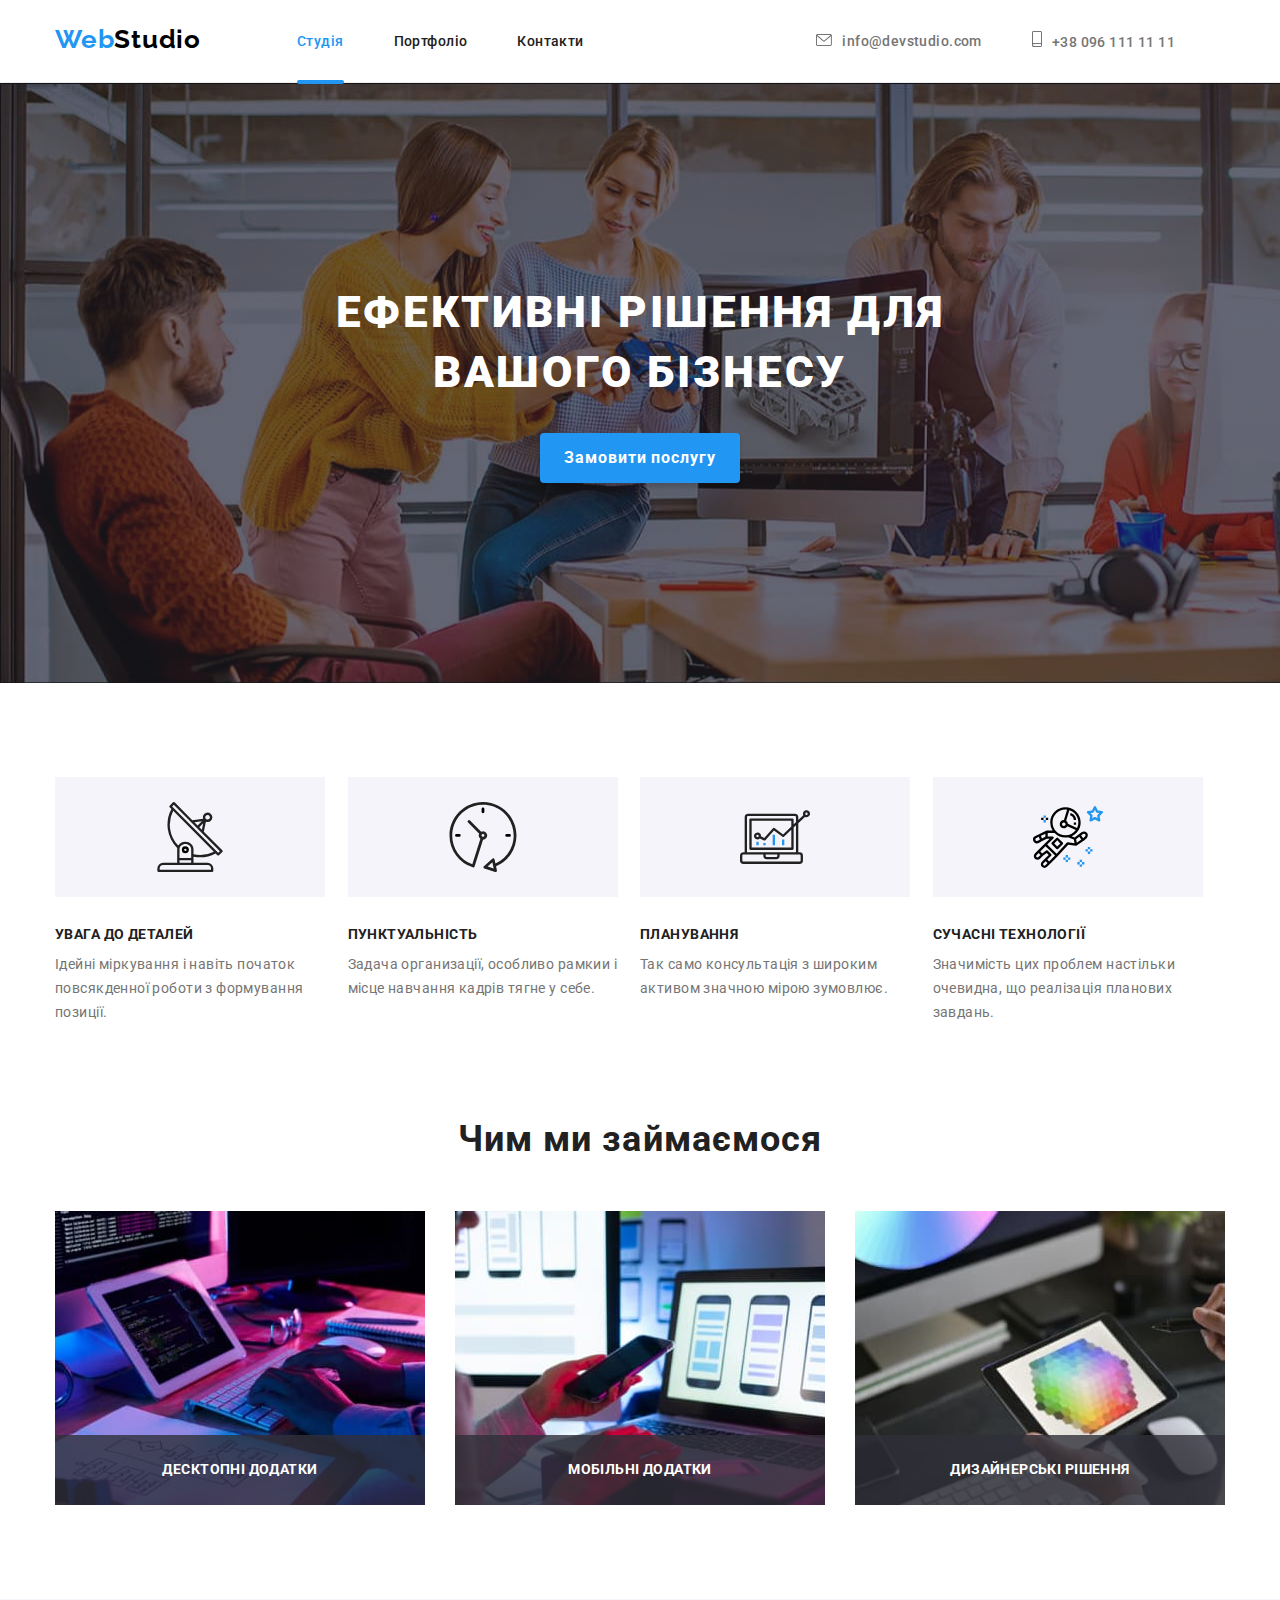
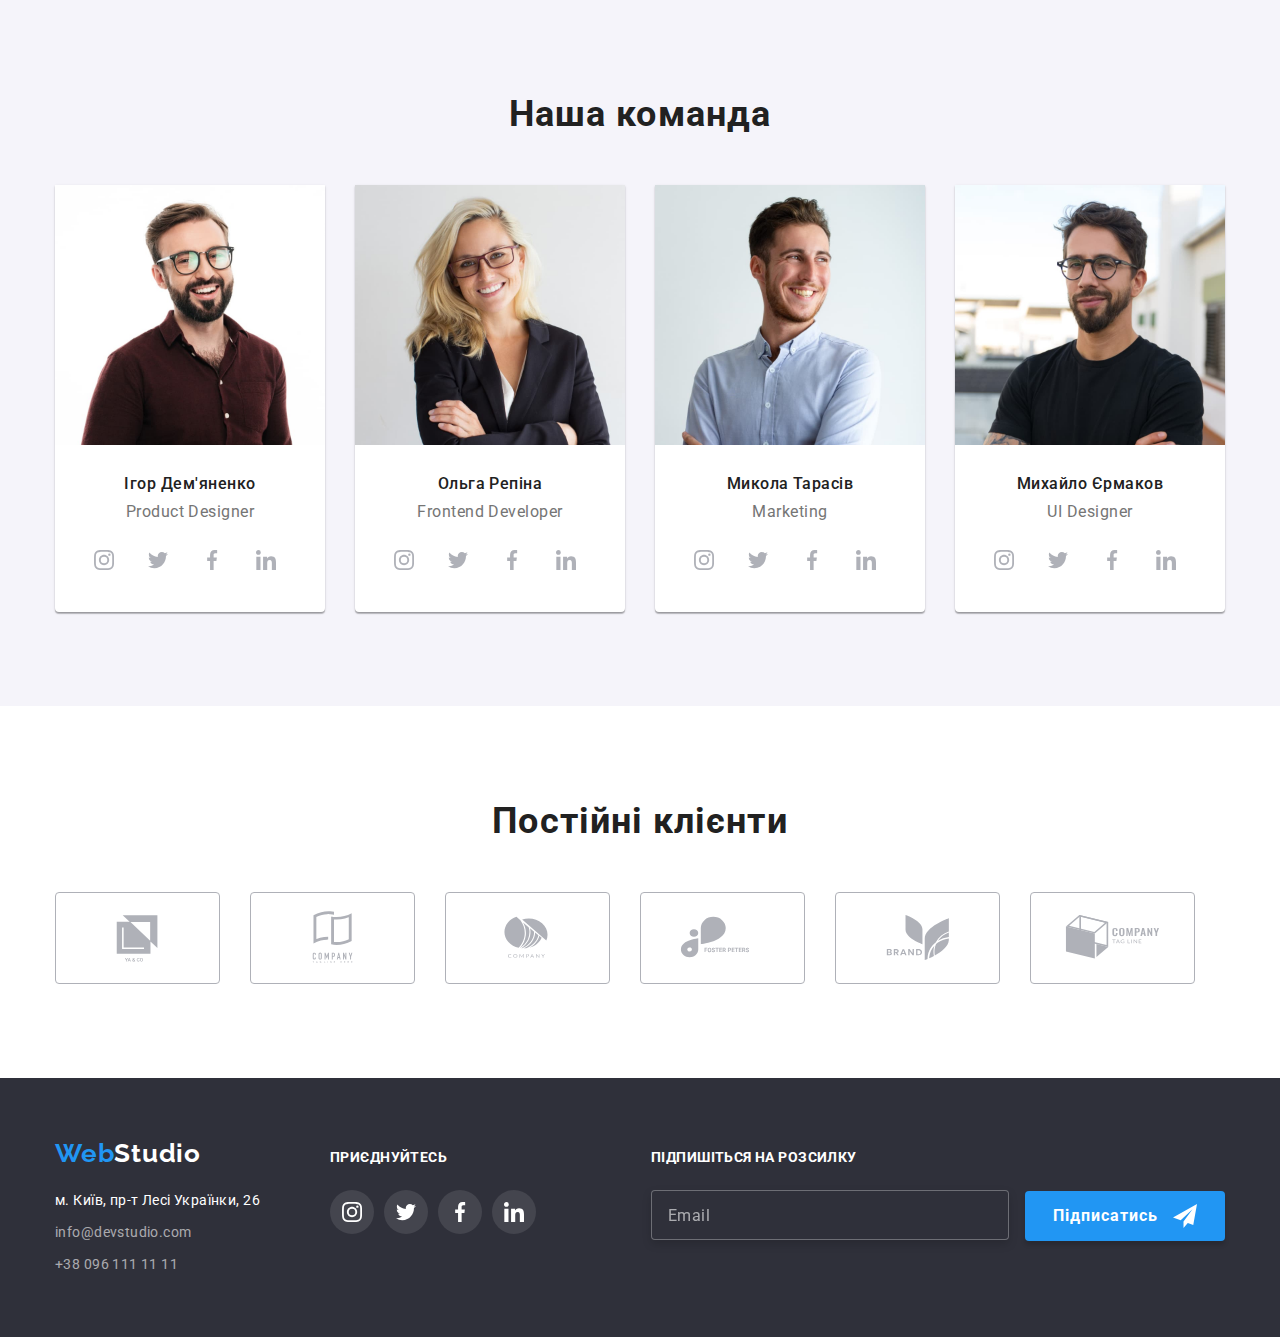
<file: index.html>
<!DOCTYPE html>
<html lang="uk">
<head>
    <meta charset="UTF-8">
    <meta http-equiv="X-UA-Compatible" content="IE=edge">
    <meta name="viewport" content="width=device-width, initial-scale=1.0">
    <link rel="preconnect" href="https://fonts.googleapis.com">
    <link rel="preconnect" href="https://fonts.gstatic.com" crossorigin>
    <link href="https://fonts.googleapis.com/css2?family=Raleway:wght@700&family=Roboto:wght@400;500;700;900&display=swap" rel="stylesheet">
    <link rel="stylesheet" href="./css/main.min.css">
    <title>WebStudio</title>
</head>

<body> 
    <header class="header">
        <div class="container header__container">
            <nav class="header__nav">
                <!--Logo-->
                <a href="WebStudio" class="logo"><span class="logo__text">Web</span>Studio</a>
                <!--Nav-->
                <ul class="header__nav-menu">
                    <li class="header__nav-item">
                        <a href="index.html" target="_blank" class="header__nav-link header__nav-link-active">Студія</a>
                    </li>
                    <li class="header__nav-item">
                        <a href="portfolio.html" target="_blank" class="header__nav-link">Портфоліо</a>
                    </li>
                    <li class="header__nav-item">
                        <a href="/Контакты" target="_blank" class="header__nav-link">Контакти</a>
                    </li>
                </ul> 
                <!--Contacts-->
                <ul class="header__nav-contacts">
                    <li>
                        <a href="mailto:info@devstudio.com" class="header__contact">
                        <svg class="header__icon" width="16" height="12"><use href="./images/icons.svg#envelope"></use></svg>info@devstudio.com</a>
                    </li>
                    <li>
                        <a href="tel:+380961111111" class="header__contact">
                        <svg class="header__icon" width="10" height="16"><use href="./images/icons.svg#smartphone"></use></svg>+38 096 111 11 11</a>
                    </li>
                </ul>
            </nav>
        </div>
    </header>

    <main>
        <section class="hero">
            <div class="container hero__container">
                <h1 class="hero__title">Ефективні рішення для вашого бізнесу</h1>
                <button type="button" class="hero__button hero__button-text" data-modal-open>Замовити послугу</button>
            </div>  
        </section>

        <section class="advantages">
            <div class="container advantages__container">
            <h2 class="advantages__title-hidden">Softskills</h2>
            <ul class="advantages__list">
                <li class="advantages__item">
                    <div class="advantages__card">
                        <svg width="70" height="70"><use href="./images/icons.svg#antenna"></use></svg>
                    </div>
                    <h3 class="advantages__title">Увага до деталей</h3>
                    <p class="advantages__text">Ідейні міркування і навіть початок повсякденної роботи з формування позиції.</p>
                </li>
                <li class="advantages__item">
                    <div class="advantages__card">
                        <svg width="70" height="70"><use href="./images/icons.svg#clock"></use></svg>
                    </div>
                    <h3 class="advantages__title">Пунктуальність</h3>
                    <p class="advantages__text">Задача организації, особливо рамкии і місце навчання кадрів тягне у себе.</p>
                </li>
                <li class="advantages__item">
                    <div class="advantages__card">
                        <svg width="70" height="70"><use href="./images/icons.svg#diagram"></use></svg>
                    </div>
                    <h3 class="advantages__title">Планування</h3>
                    <p class="advantages__text">Так само консультація з широким активом значною мірою зумовлює.</p>
                </li>
                <li class="advantages__item">
                    <div class="advantages__card">
                        <svg width="70" height="70"><use href="./images/icons.svg#astronaut"></use></svg>
                    </div>
                    <h3 class="advantages__title">Сучасні технології</h3>
                    <p class="advantages__text">Значимість цих проблем настільки очевидна, що реалізація планових завдань.</p>
                </li>
            </ul>
            </div>
        </section>
    
        <section class="activity">
            <div class="container activity__container">
                <h2 class="activity__title">Чим ми займаємося</h2>
            <ul class="activity__list">
                <li class="activity__item">
                    <img src="./images/box1.jpg" alt="box1" width="370" height="294">
                    <p class="activity__name">Десктопні додатки</p>
                </li>
                <li class="activity__item">
                    <img src="./images/box2.jpg" alt="box2" width="370" height="294">
                    <p class="activity__name">Мобільні додатки</p>
                </li>
                <li class="activity__item">
                    <img src="./images/box3.jpg" alt="box3" width="370" height="294">
                    <p class="activity__name">Дизайнерські рішення</p>
                </li>
            </ul>  
            </div>
        </section>
        <!--Team-->
        <section class="team">
            <div class="container team__container">
            <h2 class="team__title">Наша команда</h2>
            <ul class="team__list">
                <li class="team__item">
                    <img src="./images/img1.jpg" alt="team1" width="270" height="260">
                    <h3 class="team__name">Ігор Дем'яненко</h3>
                    <p class="team__trade">Product Designer</p>  
                    <ul class="team__links-list">
                        <li class="team__links-item"><a href="#" class="team__links-icon"><svg width="20" height="20"><use href="./images/icons.svg#instagram"></use></svg></a></li>
                        <li class="team__links-item"><a href="#" class="team__links-icon"><svg width="20" height="20"><use href="./images/icons.svg#twitter"></use></svg></a></li>
                        <li class="team__links-item"><a href="#" class="team__links-icon"><svg width="20" height="20"><use href="./images/icons.svg#facebook"></use></svg></a></li>
                        <li class="team__links-item"><a href="#" class="team__links-icon"><svg width="20" height="20"><use href="./images/icons.svg#linkedin"></use></svg></a></li>
                    </ul> 
                </li>
                <li class="team__item">
                    <img src="./images/img2.jpg" alt="team2" width="270" height="260">
                    <h3 class="team__name">Ольга Репіна</h3>
                    <p class="team__trade">Frontend Developer</p>
                    <ul class="team__links-list">
                        <li class="team__links-item"><a href="#" class="team__links-icon"><svg width="20" height="20"><use href="./images/icons.svg#instagram"></use></svg></a></li>
                        <li class="team__links-item"><a href="#" class="team__links-icon"><svg width="20" height="20"><use href="./images/icons.svg#twitter"></use></svg></a></li>
                        <li class="team__links-item"><a href="#" class="team__links-icon"><svg width="20" height="20"><use href="./images/icons.svg#facebook"></use></svg></a></li>
                        <li class="team__links-item"><a href="#" class="team__links-icon"><svg width="20" height="20"><use href="./images/icons.svg#linkedin"></use></svg></a></li>
                    </ul>
                </li>
                <li class="team__item">
                    <img src="./images/img3.jpg" alt="team3" width="270" height="260">
                    <h3 class="team__name">Микола Тарасів</h3>
                    <p class="team__trade">Marketing</p>
                    <ul class="team__links-list">
                        <li class="team__links-item"><a href="#" class="team__links-icon"><svg width="20" height="20"><use href="./images/icons.svg#instagram"></use></svg></a></li>
                        <li class="team__links-item"><a href="#" class="team__links-icon"><svg width="20" height="20"><use href="./images/icons.svg#twitter"></use></svg></a></li>
                        <li class="team__links-item"><a href="#" class="team__links-icon"><svg width="20" height="20"><use href="./images/icons.svg#facebook"></use></svg></a></li>
                        <li class="team__links-item"><a href="#" class="team__links-icon"><svg width="20" height="20"><use href="./images/icons.svg#linkedin"></use></svg></a></li>
                    </ul>
                </li>
                <li class="team__item">
                    <img src="./images/img4.jpg" alt="team4" width="270" height="260">
                    <h3 class="team__name">Михайло Єрмаков</h3>
                    <p class="team__trade">UI Designer</p>
                    <ul class="team__links-list">
                        <li class="team__links-item"><a href="#" class="team__links-icon"><svg width="20" height="20"><use href="./images/icons.svg#instagram"></use></svg></a></li>
                        <li class="team__links-item"><a href="#" class="team__links-icon"><svg width="20" height="20"><use href="./images/icons.svg#twitter"></use></svg></a></li>
                        <li class="team__links-item"><a href="#" class="team__links-icon"><svg width="20" height="20"><use href="./images/icons.svg#facebook"></use></svg></a></li>
                        <li class="team__links-item"><a href="#" class="team__links-icon"><svg width="20" height="20"><use href="./images/icons.svg#linkedin"></use></svg></a></li>
                    </ul>
                </li>
            </ul>  
            </div>
        </section>

        <section class="clients">
            <div class="container clients__container">
                <h2 class="clients__title">Постійні клієнти</h2>
                <ul class="clients__list">
                    <li class="clients__item"><svg width="106" height="60"><use href="./images/icons.svg#Logo1"></use></svg></li>
                    <li class="clients__item"><svg width="106" height="60"><use href="./images/icons.svg#Logo2"></use></svg></li>
                    <li class="clients__item"><svg width="106" height="60"><use href="./images/icons.svg#Logo3"></use></svg></li>
                    <li class="clients__item"><svg width="106" height="60"><use href="./images/icons.svg#Logo4"></use></svg></li>
                    <li class="clients__item"><svg width="106" height="60"><use href="./images/icons.svg#Logo5"></use></svg></li>
                    <li class="clients__item"><svg width="106" height="60"><use href="./images/icons.svg#Logo6"></use></svg></li>
                </ul>
                </div>
        </section>
    </main>

    <footer class="footer">
        <div class="container footer__container">
            <div class="footer__container-address">
                <a href="WebStudio" class="logo logo__footer"><span class="logo__text">Web</span>Studio</a>
                <!--Address-->
                <address class="address">
                    <ul class="address__list">
                        <li class="address__text"><p>м. Київ, пр-т Лесі Українки, 26</p></li>
                        <li class="address__contact"><a href="mailto:info@devstudio.com">info@devstudio.com</a></li>
                        <li class="address__contact"><a href="tel:+380961111111">+38 096 111 11 11</a></li>
                    </ul>
                </address>
            </div>
            <div class="footer__container-join">
                <p class="join__text">Приєднуйтесь</p> 
                <ul class="join__list">
                    <li class="join__item"><a href="#" class="join__icon"><svg width="20" height="20"><use href="./images/icons.svg#instagram"></use></svg></a></li>
                    <li class="join__item"><a href="#" class="join__icon"><svg width="20" height="20"><use href="./images/icons.svg#twitter"></use></svg></a></li>
                    <li class="join__item"><a href="#" class="join__icon"><svg width="20" height="20"><use href="./images/icons.svg#facebook"></use></svg></a></li>
                    <li class="join__item"><a href="#" class="join__icon"><svg width="20" height="20"><use href="./images/icons.svg#linkedin"></use></svg></a></li>
                </ul> 
            </div>
            <div class="footer__container-sign">
                <form class="sign__form" name="signup" autocomplete="on" novalidate>
                    <label class="sign__label" for="email">Підпишіться на розсилку</label>
                    <input type="email" name="email" placeholder="Email" class="sign__input"/>
                    <button type="submit" class="sign__btn">Підписатись<svg width="24" height="24"><use href="images/icons.svg#icon-send"></use></svg></button>
                </form> 
            </div>
        </div>
    </footer>

    <div class="backdrop backdrop__is-hidden" data-modal>
        <div class="modal-window">
            <button class="modal-window__close-button" type="button" data-modal-close><svg width="11" height="11"><use href="./images/icons.svg#Vector"></use></svg></button>
            <p class="modal-window__title">
                Залиште свої дані, ми вам зателефонуємо
            </p>
            <div class="modal-window__container">
                <form class="form-modal" name="first-form" autocomplete="on" novalidate>
                    <div class="form-modal__field">
                        <label class="form-modal__field-label" for="user-name">Ім'я</label>
                        <div class="form-modal__field-inner">
                            <input class="form-modal__field-input" id="user-name" type="text" name="name"/>
                            <svg  class="form-modal__field-icon" width="12" height="12"><use href="./images/icons.svg#Vector-1"></use></svg>
                        </div>
                    </div>
                    <div class="form-modal__field">
                        <label class="form-modal__field-label" for="user-phone">Телефон</label>
                        <div class="form-modal__field-inner">
                            <input class="form-modal__field-input" id="user-phone" type="tel" name="phone_number"/> 
                            <svg class="form-modal__field-icon" width="12" height="12"><use href="./images/icons.svg#Vector-2"></use></svg>
                        </div>
                    </div>
                    <div class="form-modal__field">
                        <label class="form-modal__field-label" for="user-email">Пошта</label> 
                        <div class="form-modal__field-inner">
                            <input class="form-modal__field-input" id="user-email" type="email" name="email"/>
                            <svg class="form-modal__field-icon" width="12" height="12"><use href="./images/icons.svg#Vector-3"></use></svg>
                        </div>
                    </div>
                    <div class="form-modal__field">
                        <label class="form-modal__field-label" for="user-comment">Коментар</label>
                        <textarea class="form-modal__field-textarea" name="user-comment" id="user-comment" rows="10" placeholder="Введіть текст"></textarea> 
                    </div>
                    <div class="agreement">
                        <div class="agreement__checkbox">
                            <input class="agreement__input" id="terms-condition" type="checkbox" name="terms-condition"/>
                            <span class="agreement__icon"><svg width="15" height="15"><use href="./images/icons.svg#icon-check"></use></svg></span>
                        </div>
                        <label class="agreement__label" for="terms-condition">Погоджуюся з розсилкою та приймаю <a href="#" class="agreement__instruction">Умови договору</a></label>
                    </div> 
                    <button type="submit" class="agreement__send-btn">Відправити</button>
                </form>
            </div>
        </div>
    </div>

    <script src="./js/modal.js"></script>
</body>

</html>
</file>
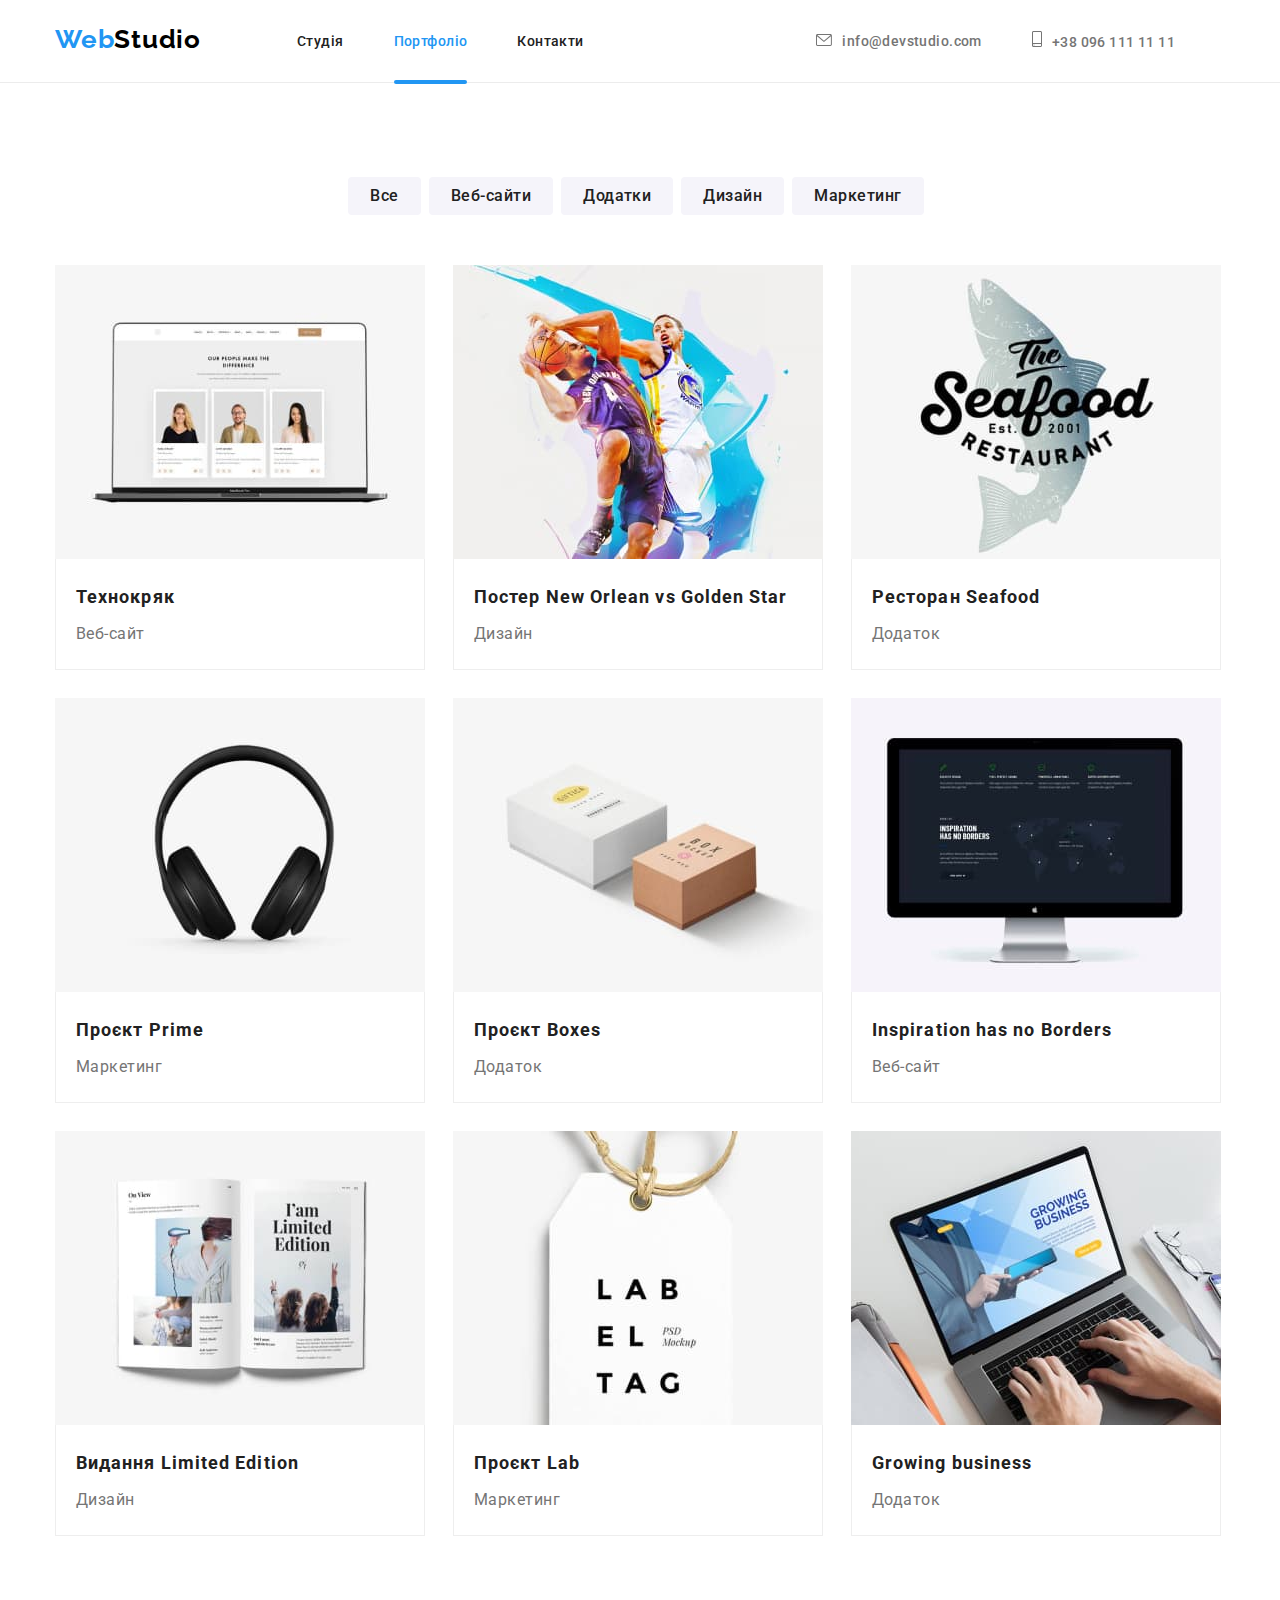
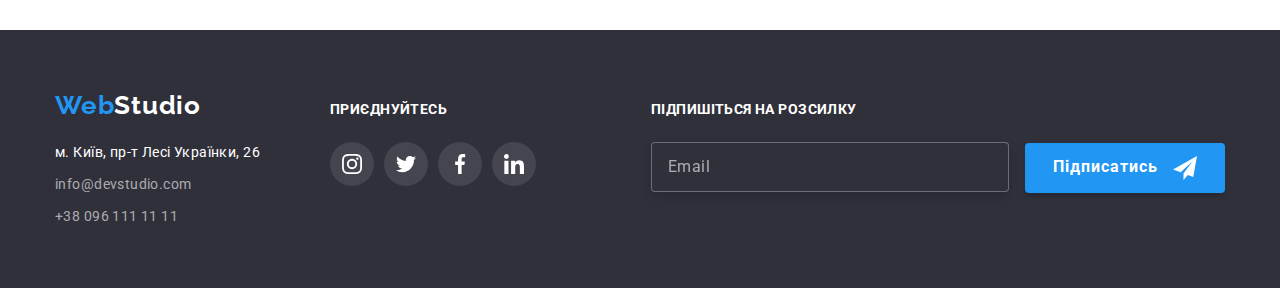
<file: portfolio.html>
<!DOCTYPE html>
<html lang="ru">
<head>
    <meta charset="UTF-8">
    <meta http-equiv="X-UA-Compatible" content="IE=edge">
    <meta name="viewport" content="width=device-width, initial-scale=1.0">
    <link rel="preconnect" href="https://fonts.googleapis.com">
    <link rel="preconnect" href="https://fonts.gstatic.com" crossorigin>
    <link href="https://fonts.googleapis.com/css2?family=Raleway:wght@700&family=Roboto:wght@400;500;700;900&display=swap" rel="stylesheet">
    <link rel="stylesheet" href="./css/main.min.css">
    <title>Portfolio</title>
</head>

<body> 
    <header class="header">
        <div class="container header__container">
            <nav class="header__nav">
                <!--Logo-->
                <a href="WebStudio" class="logo"><span class="logo__text">Web</span>Studio</a>
                <!--Nav-->
                <ul class="header__nav-menu">
                    <li class="header__nav-item">
                        <a href="index.html" target="_blank" class="header__nav-link">Студія</a>
                    </li>
                    <li class="header__nav-item">
                        <a href="portfolio.html" target="_blank" class="header__nav-link header__nav-link-active">Портфоліо</a>
                    </li>
                    <li class="header__nav-item">
                        <a href="/Контакты" target="_blank" class="header__nav-link">Контакти</a>
                    </li>
                </ul> 
                <!--Contacts-->
                <ul class="header__nav-contacts">
                    <li>
                        <a href="mailto:info@devstudio.com" class="header__contact">
                        <svg class="header__icon" width="16" height="12"><use href="./images/icons.svg#envelope"></use></svg>info@devstudio.com</a>
                    </li>
                    <li>
                        <a href="tel:+380961111111" class="header__contact">
                        <svg class="header__icon" width="10" height="16"><use href="./images/icons.svg#smartphone"></use></svg>+38 096 111 11 11</a>
                    </li>
                </ul>
            </nav>
        </div>
    </header>

    <main> 
        <section class="portfolio">
            <div class="container portfolio__container">
                <h1 class="portfolio__title">Projects</h1>
            <ul class="portfolio__filters">
                <li class="portfolio__filters-item"><button type="button" class="portfolio__filters-item-btn">Все</button></li>
                <li class="portfolio__filters-item"><button type="button" class="portfolio__filters-item-btn">Веб-сайти</button></li>
                <li class="portfolio__filters-item"><button type="button" class="portfolio__filters-item-btn">Додатки</button></li>
                <li class="portfolio__filters-item"><button type="button" class="portfolio__filters-item-btn">Дизайн</button></li>
                <li class="portfolio__filters-item"><button type="button" class="portfolio__filters-item-btn">Маркетинг</button></li>
            </ul>
            <ul class="portfolio__projects">
                <li class="portfolio__projects-item">
                    <div class="portfolio__projects-description">
                        <img src="./images/technocrack.jpg" alt="technocrack" width="370" height="294">
                        <div class="portfolio__projects-description-up">
                            <p class="portfolio__projects-description-up-text">Ресурс пропонує комплексні пропозиції з різним рівнем функціоналу та сервісів. Все це дозволить відвідувачу отримати вичерпні відомості про компанію чи приватну особу.</p>
                        </div>
                    </div>
                    <div class="portfolio__projects-name">
                        <h2 class="portfolio__projects-name-title">Технокряк</h2>
                        <p class="portfolio__projects-name-class">Веб-сайт</p>
                    </div> 
                </li>
                <li class="portfolio__projects-item">
                    <div class="portfolio__projects-description">
                        <img src="./images/poster.jpg" alt="poster" width="370" height="294">
                        <div class="portfolio__projects-description-up">
                            <p class="portfolio__projects-description-up-text">Lorem ipsum dolor sit amet consectetur adipisicing elit. Rerum atque nihil numquam assumenda cumque et, error ex doloremque maxime nemo?</p>
                        </div>
                    </div>
                    <div class="portfolio__projects-name">
                        <h2 class="portfolio__projects-name-title">Постер New Orlean vs Golden Star</h2>
                        <p class="portfolio__projects-name-class">Дизайн</p>
                    </div>
                </li>
                <li class="portfolio__projects-item">
                    <div class="portfolio__projects-description">
                        <img src="./images/seafood.jpg" alt="seafood" width="370" height="294">
                        <div class="portfolio__projects-description-up">
                            <p class="portfolio__projects-description-up-text">Lorem ipsum dolor sit amet consectetur adipisicing elit. Rerum atque nihil numquam assumenda cumque et, error ex doloremque maxime nemo?</p>
                        </div>
                    </div>
                    <div class="portfolio__projects-name">
                        <h2 class="portfolio__projects-name-title">Ресторан Seafood</h2>
                        <p class="portfolio__projects-name-class">Додаток</p>
                    </div>
                </li>
                <li class="portfolio__projects-item">
                    <div class="portfolio__projects-description">
                        <img src="./images/projectprime.jpg" alt="projectprime" width="370" height="294">
                        <div class="portfolio__projects-description-up">
                            <p class="portfolio__projects-description-up-text">Lorem ipsum dolor sit amet consectetur adipisicing elit. Rerum atque nihil numquam assumenda cumque et, error ex doloremque maxime nemo?</p>
                        </div>
                    </div>
                    <div class="portfolio__projects-name">
                        <h2 class="portfolio__projects-name-title">Проєкт Prime</h2>
                        <p class="portfolio__projects-name-class">Маркетинг</p>
                    </div>
                </li>
                <li class="portfolio__projects-item">
                    <div class="portfolio__projects-description">
                        <img src="./images/projectboxes.jpg" alt="projectboxes" width="370" height="294">
                        <div class="portfolio__projects-description-up">
                            <p class="portfolio__projects-description-up-text">Lorem ipsum dolor sit amet consectetur adipisicing elit. Rerum atque nihil numquam assumenda cumque et, error ex doloremque maxime nemo?</p>
                        </div>
                    </div>
                    <div class="portfolio__projects-name">
                        <h2 class="portfolio__projects-name-title">Проєкт Boxes</h2>
                        <p class="portfolio__projects-name-class">Додаток</p>
                    </div>
                </li>
                <li class="portfolio__projects-item">
                    <div class="portfolio__projects-description">
                        <img src="./images/inspirationhasnoborders.jpg" alt="inspirationhasnoborders" width="370" height="294">
                        <div class="portfolio__projects-description-up">
                            <p class="portfolio__projects-description-up-text">Lorem ipsum dolor sit amet consectetur adipisicing elit. Rerum atque nihil numquam assumenda cumque et, error ex doloremque maxime nemo?</p>
                        </div>
                    </div>
                    <div class="portfolio__projects-name">
                        <h2 class="portfolio__projects-name-title">Inspiration has no Borders</h2>
                        <p class="portfolio__projects-name-class">Веб-сайт</p>
                    </div>
                </li>
                <li class="portfolio__projects-item">
                    <div class="portfolio__projects-description">
                        <img src="./images/limitededition.jpg" alt="limitededition" width="370" height="294">
                        <div class="portfolio__projects-description-up">
                            <p class="portfolio__projects-description-up-text">Lorem ipsum dolor sit amet consectetur adipisicing elit. Rerum atque nihil numquam assumenda cumque et, error ex doloremque maxime nemo?</p>
                        </div>
                    </div>
                    <div class="portfolio__projects-name">
                        <h2 class="portfolio__projects-name-title">Видання Limited Edition</h2>
                        <p class="portfolio__projects-name-class">Дизайн</p>
                    </div>
                </li>
                <li class="portfolio__projects-item">
                    <div class="portfolio__projects-description">
                        <img src="./images/projectlab.jpg" alt="projectlab" width="370" height="294">
                        <div class="portfolio__projects-description-up">
                            <p class="portfolio__projects-description-up-text">Lorem ipsum dolor sit amet consectetur adipisicing elit. Rerum atque nihil numquam assumenda cumque et, error ex doloremque maxime nemo?</p>
                        </div>
                    </div>
                    <div class="portfolio__projects-name">
                        <h2 class="portfolio__projects-name-title">Проєкт Lab</h2>
                        <p class="portfolio__projects-name-class">Маркетинг</p>
                    </div>
                </li>
                <li class="portfolio__projects-item">
                    <div class="portfolio__projects-description">
                        <img src="./images/growingbusiness.jpg" alt="growingbusiness" width="370" height="294">
                        <div class="portfolio__projects-description-up">
                            <p class="portfolio__projects-description-up-text">Lorem ipsum dolor sit amet consectetur adipisicing elit. Rerum atque nihil numquam assumenda cumque et, error ex doloremque maxime nemo?</p>
                        </div>
                    </div>
                    <div class="portfolio__projects-name">
                        <h2 class="portfolio__projects-name-title">Growing business</h2>
                        <p class="portfolio__projects-name-class">Додаток</p>
                    </div>
                </li>
            </ul>
            </div>
        </section>
    </main>

    <footer class="footer">
        <div class="container footer__container">
            <div class="footer__container-address">
                <a href="WebStudio" class="logo logo__footer"><span class="logo__text">Web</span>Studio</a>
                <!--Address-->
                <address class="address">
                    <ul class="address__list">
                        <li class="address__text"><p>м. Київ, пр-т Лесі Українки, 26</p></li>
                        <li class="address__contact"><a href="mailto:info@devstudio.com">info@devstudio.com</a></li>
                        <li class="address__contact"><a href="tel:+380961111111">+38 096 111 11 11</a></li>
                    </ul>
                </address>
            </div>
            <div class="footer__container-join">
                <p class="join__text">Приєднуйтесь</p> 
                <ul class="join__list">
                    <li class="join__item"><a href="#" class="join__icon"><svg width="20" height="20"><use href="./images/icons.svg#instagram"></use></svg></a></li>
                    <li class="join__item"><a href="#" class="join__icon"><svg width="20" height="20"><use href="./images/icons.svg#twitter"></use></svg></a></li>
                    <li class="join__item"><a href="#" class="join__icon"><svg width="20" height="20"><use href="./images/icons.svg#facebook"></use></svg></a></li>
                    <li class="join__item"><a href="#" class="join__icon"><svg width="20" height="20"><use href="./images/icons.svg#linkedin"></use></svg></a></li>
                </ul> 
            </div>
            <div class="footer__container-sign">
                <form class="sign__form" name="signup" autocomplete="on" novalidate>
                    <label class="sign__label" for="email">Підпишіться на розсилку</label>
                    <input type="email" name="email" placeholder="Email" class="sign__input"/>
                    <button type="submit" class="sign__btn">Підписатись<svg width="24" height="24"><use href="images/icons.svg#icon-send"></use></svg></button>
                </form> 
            </div>
        </div>
    </footer>
</body>

</html>
</file>
<file: css/main.min.css>
/*! modern-normalize v1.1.0 | MIT License | https://github.com/sindresorhus/modern-normalize */*,::before,::after{-webkit-box-sizing:border-box;box-sizing:border-box}html{line-height:1.15;-webkit-text-size-adjust:100%;-moz-tab-size:4;-o-tab-size:4;tab-size:4}body{margin:0;font-family:system-ui,-apple-system,"Segoe UI",Roboto,Helvetica,Arial,sans-serif,"Apple Color Emoji","Segoe UI Emoji"}hr{height:0;color:inherit}abbr[title]{-webkit-text-decoration:underline dotted;text-decoration:underline dotted}b,strong{font-weight:bolder}code,kbd,samp,pre{font-family:ui-monospace,SFMono-Regular,Consolas,"Liberation Mono",Menlo,monospace;font-size:1em}small{font-size:80%}sub,sup{font-size:75%;line-height:0;position:relative;vertical-align:baseline}sub{bottom:-0.25em}sup{top:-0.5em}table{text-indent:0;border-color:inherit}button,input,optgroup,select,textarea{font-family:inherit;font-size:100%;line-height:1.15;margin:0}button,select{text-transform:none}button,[type=button],[type=reset],[type=submit]{-webkit-appearance:button}::-moz-focus-inner{border-style:none;padding:0}:-moz-focusring{outline:1px dotted ButtonText}:-moz-ui-invalid{box-shadow:none}legend{padding:0}progress{vertical-align:baseline}::-webkit-inner-spin-button,::-webkit-outer-spin-button{height:auto}[type=search]{-webkit-appearance:textfield;outline-offset:-2px}::-webkit-search-decoration{-webkit-appearance:none}::-webkit-file-upload-button{-webkit-appearance:button;font:inherit}summary{display:list-item}h1,h2,h3,h4,h5,h6,p{margin:0}ul,li{margin:0;padding-left:0;list-style-type:none}a{text-decoration:none;color:inherit}img{display:block;max-width:100%;height:auto}body{font-family:"Roboto",sans-serif;background:#fff}.container{width:1200px;margin:0 auto;padding:0 15px}.logo{font-family:"Raleway",sans-serif;font-weight:700;font-size:26px;line-height:1.19;letter-spacing:.03em;color:#000;padding-top:24px;padding-bottom:24px}.logo__text{letter-spacing:.03em;color:#2196f3}.logo__footer{font-family:"Raleway",sans-serif;font-weight:700;font-size:26px;line-height:1.19;letter-spacing:.03em;color:#fff}.header{display:-webkit-box;display:-ms-flexbox;display:flex;border-bottom:1px solid #ececec}.header__nav{display:-webkit-box;display:-ms-flexbox;display:flex}.header__nav-menu{display:-webkit-box;display:-ms-flexbox;display:flex;margin-left:96px;margin-top:32px;margin-bottom:32px}.header__nav-item{width:auto;margin-right:50px}.header__nav-link{font-weight:500;font-size:14px;line-height:1.14;letter-spacing:.03em;color:#212121;-webkit-transition:250ms cubic-bezier(0.4, 0, 0.2, 1);transition:250ms cubic-bezier(0.4, 0, 0.2, 1)}.header__nav-link:active,.header__nav-link:hover,.header__nav-link:current{color:#2196f3}.header__nav-link-active{color:#2196f3;position:relative}.header__nav-link-active::after{position:absolute;content:"";color:#2196f3;display:block;width:100%;margin-top:30px;height:4px;background:#2196f3;border-radius:2px;-webkit-transition:250ms cubic-bezier(0.4, 0, 0.2, 1);transition:250ms cubic-bezier(0.4, 0, 0.2, 1)}.header__nav-contacts{display:-webkit-box;display:-ms-flexbox;display:flex;-webkit-box-align:center;-ms-flex-align:center;align-items:center;margin-left:auto}.header__contact{font-weight:500;font-size:14px;line-height:1.14;letter-spacing:.03em;margin-right:50px;color:#757575;-webkit-transition:250ms cubic-bezier(0.4, 0, 0.2, 1);transition:250ms cubic-bezier(0.4, 0, 0.2, 1)}.header__contact:hover,.header__contact:active{color:#2196f3}.header__contact:hover+.header__icon{fill:#2196f3;color:#2196f3}.header__icon{display:-webkit-inline-box;display:-ms-inline-flexbox;display:inline-flex;-webkit-box-align:center;-ms-flex-align:center;align-items:center;fill:#757575;margin-right:10px;-webkit-transition:250ms cubic-bezier(0.4, 0, 0.2, 1);transition:250ms cubic-bezier(0.4, 0, 0.2, 1)}.header__icon:hover{fill:#2196f3}.hero{background-color:#2f303a;padding:200px 0;text-align:center;background-image:-webkit-gradient(linear, left top, left bottom, from(rgba(47, 48, 58, 0.4)), to(rgba(47, 48, 58, 0.4))),url(../images/backgroundhero.jpg);background-image:linear-gradient(rgba(47, 48, 58, 0.4), rgba(47, 48, 58, 0.4)),url(../images/backgroundhero.jpg);max-width:1600px;margin:0 auto}.hero__title{font-weight:900;font-size:44px;line-height:1.36;text-align:center;letter-spacing:.06em;text-transform:uppercase;color:#fff;width:696px;margin:auto}.hero__button{width:200px;height:50px;cursor:pointer;background:#2196f3;-webkit-box-shadow:0px 4px 4px rgba(0,0,0,.15);box-shadow:0px 4px 4px rgba(0,0,0,.15);border-radius:4px;border:none;margin-top:30px;-webkit-transition:250ms cubic-bezier(0.4, 0, 0.2, 1);transition:250ms cubic-bezier(0.4, 0, 0.2, 1)}.hero__button:hover{background:#188ce8}.hero__button-text{font-weight:700;font-size:16px;line-height:1.8;letter-spacing:.06em;color:#fff}.advantages{padding-top:94px;padding-bottom:94px}.advantages__title-hidden{display:none}.advantages__list{display:-webkit-box;display:-ms-flexbox;display:flex}.advantages__item{-ms-flex-preferred-size:calc((100% - 60px)/2);flex-basis:calc((100% - 60px)/2)}.advantages__card{display:-webkit-box;display:-ms-flexbox;display:flex;-webkit-box-align:center;-ms-flex-align:center;align-items:center;-webkit-box-pack:center;-ms-flex-pack:center;justify-content:center;width:270px;height:120px;background-color:#f5f4fa;margin-bottom:30px}.advantages__title{font-weight:700;font-size:14px;line-height:1.14;letter-spacing:.03em;text-transform:uppercase;color:#212121;margin-bottom:10px}.advantages__text{font-size:14px;line-height:1.7;letter-spacing:.03em;color:#757575}.activity{padding-bottom:94px}.activity__title{font-weight:700;font-size:36px;line-height:1.17;text-align:center;letter-spacing:.03em;color:#212121;margin-bottom:50px}.activity__list{display:-webkit-box;display:-ms-flexbox;display:flex;-webkit-box-pack:justify;-ms-flex-pack:justify;justify-content:space-between}.activity__item{position:relative}.activity__name{position:absolute;display:-webkit-box;display:-ms-flexbox;display:flex;-webkit-box-pack:center;-ms-flex-pack:center;justify-content:center;-webkit-box-align:center;-ms-flex-align:center;align-items:center;width:370px;height:70px;bottom:0;font-weight:700;font-size:14px;line-height:1.14;text-align:center;letter-spacing:.03em;text-transform:uppercase;color:#fff;background:rgba(47,48,58,.8)}.team{background:#f5f4fa;padding-top:94px;padding-bottom:94px}.team__title{font-weight:700;font-size:36px;line-height:1.17;text-align:center;letter-spacing:.03em;color:#212121;margin-bottom:50px}.team__list{display:-webkit-box;display:-ms-flexbox;display:flex;-webkit-box-pack:justify;-ms-flex-pack:justify;justify-content:space-between}.team__item{background:#fff;border-radius:0px 0px 4px 4px;-webkit-box-shadow:0px 1px 3px rgba(0,0,0,.12),0px 1px 1px rgba(0,0,0,.14),0px 2px 1px rgba(0,0,0,.2);box-shadow:0px 1px 3px rgba(0,0,0,.12),0px 1px 1px rgba(0,0,0,.14),0px 2px 1px rgba(0,0,0,.2)}.team__name{font-weight:500;font-size:16px;line-height:1.18;text-align:center;letter-spacing:.03em;color:#212121;margin-top:30px}.team__trade{font-size:16px;line-height:1.18;text-align:center;letter-spacing:.03em;color:#757575;margin-top:10px;margin-bottom:16px}.team__links-list{display:-webkit-box;display:-ms-flexbox;display:flex;-webkit-box-pack:center;-ms-flex-pack:center;justify-content:center;margin-bottom:30px}.team__links-item{display:-webkit-box;display:-ms-flexbox;display:flex;-webkit-box-pack:center;-ms-flex-pack:center;justify-content:center}.team__links-icon{display:-webkit-box;display:-ms-flexbox;display:flex;-webkit-box-pack:center;-ms-flex-pack:center;justify-content:center;-webkit-box-align:center;-ms-flex-align:center;align-items:center;width:100%;height:100%;padding:12px;margin-right:10px;border-radius:50%;fill:#afb1b8;-webkit-transition:250ms cubic-bezier(0.4, 0, 0.2, 1);transition:250ms cubic-bezier(0.4, 0, 0.2, 1)}.team__links-icon:hover,.team__links-icon:focus,.team__links-icon:active{background-color:#2196f3;fill:#fff}.clients{padding-top:94px;padding-bottom:94px}.clients__title{font-weight:700;font-size:36px;line-height:1.17;text-align:center;letter-spacing:.03em;color:#212121;margin-bottom:50px}.clients__list{display:-webkit-box;display:-ms-flexbox;display:flex;-webkit-box-pack:center;-ms-flex-pack:center;justify-content:center}.clients__item{display:-webkit-inline-box;display:-ms-inline-flexbox;display:inline-flex;-webkit-box-pack:center;-ms-flex-pack:center;justify-content:center;-webkit-box-align:center;-ms-flex-align:center;align-items:center;width:170px;height:92px;border-radius:4px;border:1px solid #afb1b8;fill:#afb1b8;margin-right:30px;-webkit-transition:250ms cubic-bezier(0.4, 0, 0.2, 1);transition:250ms cubic-bezier(0.4, 0, 0.2, 1)}.clients__item:hover,.clients__item:focus,.clients__item:active{border:1px solid #2196f3;fill:#2196f3}.footer{display:-webkit-box;display:-ms-flexbox;display:flex;background-color:#2f303a;padding-top:60px;padding-bottom:60px}.footer__container{display:-webkit-box;display:-ms-flexbox;display:flex;-webkit-box-align:baseline;-ms-flex-align:baseline;align-items:baseline;width:1200px;margin:0 auto;padding:0 15px}.footer_container-address{font-style:normal;margin-top:20px}.footer__container-join{margin-left:70px}.footer__container-sign{margin-left:auto}.address__list{margin-top:20px}.address__text{font-size:14px;font-style:normal;line-height:1.7;letter-spacing:.03em;text-decoration:none;color:#fff}.address__contact{font-size:14px;font-style:normal;line-height:1.7;letter-spacing:.03em;color:rgba(255,255,255,.6);margin-top:8px;-webkit-transition:250ms cubic-bezier(0.4, 0, 0.2, 1);transition:250ms cubic-bezier(0.4, 0, 0.2, 1)}.address__contact:hover,.address__contact:active{color:#2196f3}.join__text{font-weight:700;font-size:14px;line-height:1.7;letter-spacing:.03em;text-transform:uppercase;color:#fff;margin-bottom:20px}.join__list{display:-webkit-box;display:-ms-flexbox;display:flex}.join__item{display:-webkit-box;display:-ms-flexbox;display:flex}.join__icon{display:-webkit-box;display:-ms-flexbox;display:flex;-webkit-box-align:center;-ms-flex-align:center;align-items:center;-webkit-box-pack:center;-ms-flex-pack:center;justify-content:center;width:100%;height:100%;padding:12px;border-radius:50%;background:rgba(255,255,255,.1);fill:#fff;margin-right:10px;-webkit-transition:250ms cubic-bezier(0.4, 0, 0.2, 1);transition:250ms cubic-bezier(0.4, 0, 0.2, 1)}.join__icon:hover,.join__icon:focus,.join__icon:active{background-color:#2196f3}.sign__label{display:block;font-weight:700;font-size:14px;line-height:1.7;letter-spacing:.03em;text-transform:uppercase;color:#fff;margin-bottom:20px}.sign__input{-webkit-box-sizing:border-box;box-sizing:border-box;width:358px;height:50px;border:1px solid rgba(255,255,255,.3);-webkit-filter:drop-shadow(0px 4px 4px rgba(0, 0, 0, 0.15));filter:drop-shadow(0px 4px 4px rgba(0, 0, 0, 0.15));border-radius:4px;background-color:#2f303a;color:#fff;padding:15px 16px}.sign__input::-webkit-input-placeholder{font-weight:400;font-size:16px;line-height:1.25;display:-webkit-box;display:flex;-webkit-box-align:center;align-items:center;letter-spacing:.03em;color:rgba(255,255,255,.6)}.sign__input::-moz-placeholder{font-weight:400;font-size:16px;line-height:1.25;display:flex;align-items:center;letter-spacing:.03em;color:rgba(255,255,255,.6)}.sign__input:-ms-input-placeholder{font-weight:400;font-size:16px;line-height:1.25;display:-ms-flexbox;display:flex;-ms-flex-align:center;align-items:center;letter-spacing:.03em;color:rgba(255,255,255,.6)}.sign__input::-ms-input-placeholder{font-weight:400;font-size:16px;line-height:1.25;display:-ms-flexbox;display:flex;-ms-flex-align:center;align-items:center;letter-spacing:.03em;color:rgba(255,255,255,.6)}.sign__input::placeholder{font-weight:400;font-size:16px;line-height:1.25;display:-webkit-box;display:-ms-flexbox;display:flex;-webkit-box-align:center;-ms-flex-align:center;align-items:center;letter-spacing:.03em;color:rgba(255,255,255,.6)}.sign__btn{width:200px;height:50px;background:#2196f3;-webkit-box-shadow:0px 4px 4px rgba(0,0,0,.15);box-shadow:0px 4px 4px rgba(0,0,0,.15);border-radius:4px;border:none;display:-webkit-inline-box;display:-ms-inline-flexbox;display:inline-flex;-webkit-box-pack:justify;-ms-flex-pack:justify;justify-content:space-between;-webkit-box-align:center;-ms-flex-align:center;align-items:center;text-align:center;font-weight:700;font-size:16px;line-height:1.8;letter-spacing:.06em;color:#fff;fill:#fff;padding:10px 28px;margin-left:12px;-webkit-transition:250ms cubic-bezier(0.4, 0, 0.2, 1);transition:250ms cubic-bezier(0.4, 0, 0.2, 1)}.backdrop{position:fixed;top:0;left:0;width:100%;height:100%;background-color:rgba(0,0,0,.2);opacity:1;-webkit-transition:opacity 250ms cubic-bezier(0.4, 0, 0.2, 1);transition:opacity 250ms cubic-bezier(0.4, 0, 0.2, 1)}.backdrop__is-hidden{opacity:0;visibility:hidden}.modal-window{position:absolute;top:50%;left:50%;-webkit-transform:translate(-50%, -50%);transform:translate(-50%, -50%);width:528px;min-height:581px;background-color:#fff;-webkit-box-shadow:0px 1px 3px rgba(0,0,0,.12),0px 1px 1px rgba(0,0,0,.14),0px 2px 1px rgba(0,0,0,.2);box-shadow:0px 1px 3px rgba(0,0,0,.12),0px 1px 1px rgba(0,0,0,.14),0px 2px 1px rgba(0,0,0,.2);border-radius:4px;padding:40px}.modal-window__close-button{cursor:pointer;position:absolute;top:8px;right:8px;fill:#000;background:#fff;border:1px solid rgba(0,0,0,.1);border-radius:50%;-webkit-transition:250ms cubic-bezier(0.4, 0, 0.2, 1);transition:250ms cubic-bezier(0.4, 0, 0.2, 1)}.modal-window__close-button:active,.modal-window__close-button:hover,.modal-window__close-button:focus{fill:#2196f3}.modal-window__title{display:-webkit-box;display:-ms-flexbox;display:flex;-webkit-box-pack:center;-ms-flex-pack:center;justify-content:center;font-weight:700;font-size:20px;line-height:1.15;text-align:center;letter-spacing:.03em;color:#212121;margin-bottom:12px;padding:0}.form-modal__field{margin-bottom:10px}.form-modal__field-label{display:block;font-weight:400;font-size:12px;line-height:1.17;letter-spacing:.01em;color:#757575;margin-bottom:4px}.form-modal__field-inner{position:relative}.form-modal__field-input{cursor:pointer;width:100%;background-color:#fff;border:1px solid rgba(33,33,33,.2);border-radius:4px;height:40px;padding:14px 42px;-webkit-transition:250ms cubic-bezier(0.4, 0, 0.2, 1);transition:250ms cubic-bezier(0.4, 0, 0.2, 1)}.form-modal__field-input:active,.form-modal__field-input:hover,.form-modal__field-input:focus{border:1px solid #2196f3;outline:none;fill:#2196f3}.form-modal__field-input:focus+.form-modal__field-icon{fill:#2196f3}.form-modal__field-textarea{height:120px;resize:none;cursor:pointer;width:100%;background-color:#fff;border:1px solid rgba(33,33,33,.2);border-radius:4px;padding:12px 16px;-webkit-transition:250ms cubic-bezier(0.4, 0, 0.2, 1);transition:250ms cubic-bezier(0.4, 0, 0.2, 1)}.form-modal__field-textarea:active,.form-modal__field-textarea:hover,.form-modal__field-textarea:focus{border:1px solid #2196f3;outline:none}.form-modal__field-textarea::-webkit-input-placeholder{font-weight:400;font-size:14px;line-height:1.14;letter-spacing:.01em;color:rgba(117,117,117,.5)}.form-modal__field-textarea::-moz-placeholder{font-weight:400;font-size:14px;line-height:1.14;letter-spacing:.01em;color:rgba(117,117,117,.5)}.form-modal__field-textarea:-ms-input-placeholder{font-weight:400;font-size:14px;line-height:1.14;letter-spacing:.01em;color:rgba(117,117,117,.5)}.form-modal__field-textarea::-ms-input-placeholder{font-weight:400;font-size:14px;line-height:1.14;letter-spacing:.01em;color:rgba(117,117,117,.5)}.form-modal__field-textarea::placeholder{font-weight:400;font-size:14px;line-height:1.14;letter-spacing:.01em;color:rgba(117,117,117,.5)}.form-modal__field-icon{position:absolute;top:50%;-webkit-transform:translateY(-50%);transform:translateY(-50%);left:15px;fill:#212121;-webkit-transition:250ms cubic-bezier(0.4, 0, 0.2, 1);transition:250ms cubic-bezier(0.4, 0, 0.2, 1)}.form-modal__field-icon:focus-within,.form-modal__field-icon:hover{fill:#2196f3}.agreement{margin:15px 0;display:-webkit-box;display:-ms-flexbox;display:flex;-webkit-box-pack:center;-ms-flex-pack:center;justify-content:center;-webkit-box-align:center;-ms-flex-align:center;align-items:center}.agreement__input{-webkit-appearance:none;-moz-appearance:none;appearance:none;position:absolute;width:16px;height:16px;cursor:pointer;-webkit-transition:250ms cubic-bezier(0.4, 0, 0.2, 1);transition:250ms cubic-bezier(0.4, 0, 0.2, 1)}.agreement__input:checked+.agreement__icon{border-color:#2196f3;background-color:#2196f3;background-size:contain;background-origin:border-box;-webkit-transition:250ms cubic-bezier(0.4, 0, 0.2, 1);transition:250ms cubic-bezier(0.4, 0, 0.2, 1)}.agreement__icon{display:-webkit-inline-box;display:-ms-inline-flexbox;display:inline-flex;-webkit-box-align:center;-ms-flex-align:center;align-items:center;width:16px;height:16px;border:1px solid #212121;border-radius:2px;-webkit-transition:250ms cubic-bezier(0.4, 0, 0.2, 1);transition:250ms cubic-bezier(0.4, 0, 0.2, 1)}.agreement__label{font-weight:400;font-size:14px;line-height:1.7;letter-spacing:.03em;color:#757575;margin-left:8px}.agreement__instruction{-webkit-text-decoration:underline #2196f3;text-decoration:underline #2196f3;color:#2196f3;margin-left:3px}.agreement__send-btn{display:-webkit-box;display:-ms-flexbox;display:flex;-webkit-box-pack:center;-ms-flex-pack:center;justify-content:center;-webkit-box-align:center;-ms-flex-align:center;align-items:center;cursor:pointer;width:200px;height:50px;background:#2196f3;-webkit-box-shadow:0px 4px 4px rgba(0,0,0,.15);box-shadow:0px 4px 4px rgba(0,0,0,.15);border-radius:4px;border:none;text-align:center;font-weight:700;font-size:16px;line-height:1.8;letter-spacing:.06em;color:#fff;-webkit-transition:250ms cubic-bezier(0.4, 0, 0.2, 1);transition:250ms cubic-bezier(0.4, 0, 0.2, 1);padding:10px 55px;margin-left:auto;margin-right:auto;margin-top:30px}.agreement__send-btn:active,.agreement__send-btn:hover,.agreement__send-btn:focus{background:#188ce8;-webkit-box-shadow:0px 4px 4px rgba(0,0,0,.15);box-shadow:0px 4px 4px rgba(0,0,0,.15);border-radius:4px}.portfolio{padding-top:94px;padding-bottom:94px}.portfolio__title{display:none}.portfolio__filters{display:-webkit-box;display:-ms-flexbox;display:flex;-webkit-box-pack:center;-ms-flex-pack:center;justify-content:center;margin-bottom:50px}.portfolio__filters-item{padding-right:8px}.portfolio__filters-item-btn{cursor:pointer;font-weight:500;font-size:16px;line-height:1.6;text-align:center;letter-spacing:.03em;color:#212121;background:#f5f4fa;border-radius:4px;border:none;padding-top:6px;padding-bottom:6px;padding-left:22px;padding-right:22px;-webkit-transition:250ms cubic-bezier(0.4, 0, 0.2, 1);transition:250ms cubic-bezier(0.4, 0, 0.2, 1)}.portfolio__filters-item-btn:active,.portfolio__filters-item-btn:hover,.portfolio__filters-item-btn:focus{color:#fff;background:#2196f3;-webkit-filter:drop-shadow(0px 4px 4px rgba(0, 0, 0, 0.25));filter:drop-shadow(0px 4px 4px rgba(0, 0, 0, 0.25))}.portfolio__projects{display:-webkit-box;display:-ms-flexbox;display:flex;-ms-flex-wrap:wrap;flex-wrap:wrap;gap:28px}.portfolio__projects-item{background:#fff;cursor:pointer;-webkit-transition:250ms cubic-bezier(0.4, 0, 0.2, 1);transition:250ms cubic-bezier(0.4, 0, 0.2, 1)}.portfolio__projects-item:focus,.portfolio__projects-item:hover{-webkit-box-shadow:0px 1px 1px rgba(0,0,0,.12),0px 4px 4px rgba(0,0,0,.06),1px 4px 6px rgba(0,0,0,.16);box-shadow:0px 1px 1px rgba(0,0,0,.12),0px 4px 4px rgba(0,0,0,.06),1px 4px 6px rgba(0,0,0,.16)}.portfolio__projects-item:hover .portfolio__projects-description .portfolio__projects-description-up{-webkit-transform:translateY(0);transform:translateY(0)}.portfolio__projects-description{position:relative;overflow:hidden}.portfolio__projects-description-up{position:absolute;top:0;left:0;width:100%;height:100%;padding:63px 24px;background-color:rgba(33,150,243,.9);-webkit-transform:translateY(100%);transform:translateY(100%);-webkit-transition:250ms cubic-bezier(0.4, 0, 0.2, 1);transition:250ms cubic-bezier(0.4, 0, 0.2, 1)}.portfolio__projects-description-up-text{font-weight:400;font-size:18px;line-height:1.5;letter-spacing:.03em;color:#fff}.portfolio__projects-name{border-left:1px solid #eee;border-right:1px solid #eee;border-bottom:1px solid #eee;padding-top:20px;padding-right:24px;padding-left:20px;padding-bottom:20px}.portfolio__projects-name-title{font-weight:700;font-size:18px;line-height:2;letter-spacing:.06em;color:#212121;margin-bottom:4px}.portfolio__projects-name-class{font-size:16px;line-height:30px;letter-spacing:.03em;color:#757575}/*# sourceMappingURL=main.min.css.map */
</file>
